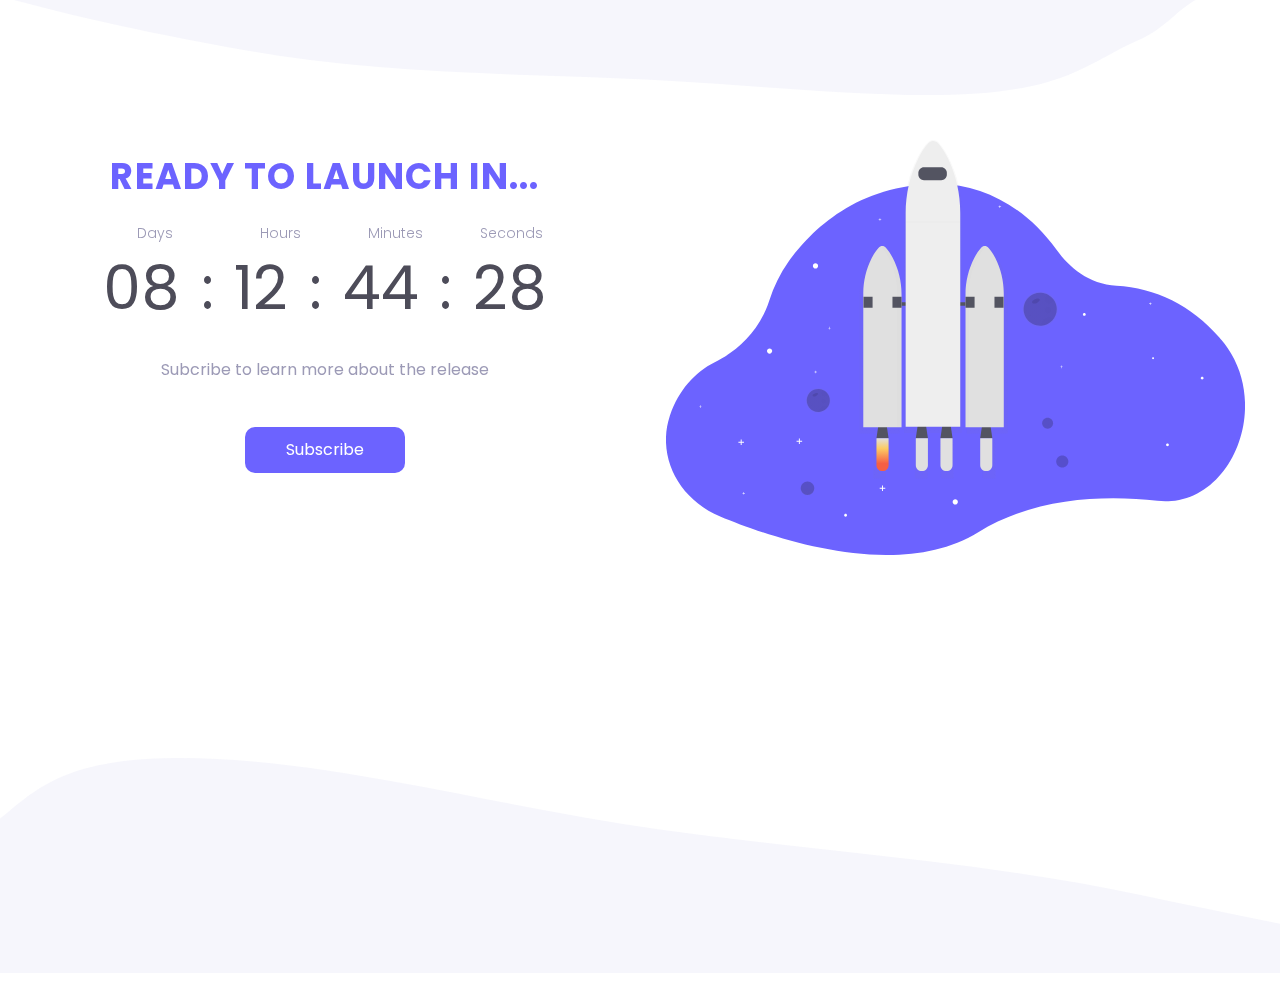
<file: countdown/index.html>
<!DOCTYPE html>
<html lang="en">
<head>
    <meta charset="UTF-8">
    <meta http-equiv="X-UA-Compatible" content="IE=edge">
    <meta name="viewport" content="width=device-width, initial-scale=1.0">

    <!-- STYLES -->
    <link rel="stylesheet" href="./style.css">
    <title>Document</title>
</head>
<body>
    <img src="./images/top-image.svg" alt="top image">
    <main id="#container">
        <div class="col-a">
            <div class="content">
                <h1>READY TO LAUNCH IN...</h1>
                <div class="counter">
                    <div class="time">
                        <span>Days</span>
                        <span>Hours</span>
                        <span>Minutes</span>
                        <span>Seconds</span>
                    </div>
                    <div class="datetime">
                        <span class="days">08</span>
                        <span>:</span>
                        <span class="hours">12</span>
                        <span>:</span>
                        <span class="minutes">44</span>
                        <span>:</span>
                        <span class="seconds">28</span>
                    </div>
                </div>
                <p>Subcribe to learn more about the release</p>
                <button id="openModal">Subscribe</button>
            </div>
        </div>
        <div class="col-b">
            <img id="main-image" src="./images/rocket.svg" alt="launching rocket image">
        </div>
    </main>

    <!-- MODAL -->
    <div class="modal-wrapper invisible">
        <div class="modal-content">
                <span onclick="openAndCloseModal()" class="close">&times;</span>
            <form action="#">
                <label for="name">Name</label>
                <input class="input-name" type="text" name="name" id="name" placeholder="" required>
                <label for="email">Email</label>
                <input class="input-email" type="email" name="email" id="email" placeholder="Enter your email" required>
                <button onclick="openAndCloseModal()">Submit</button>
            </form>
        </div>
    </div>
    <div id="foot">
        <img src="./images/bottom-image.svg" alt="bottom image">
    </div>
    <script src="./main.js"></script>
</body>
</html>
</file>
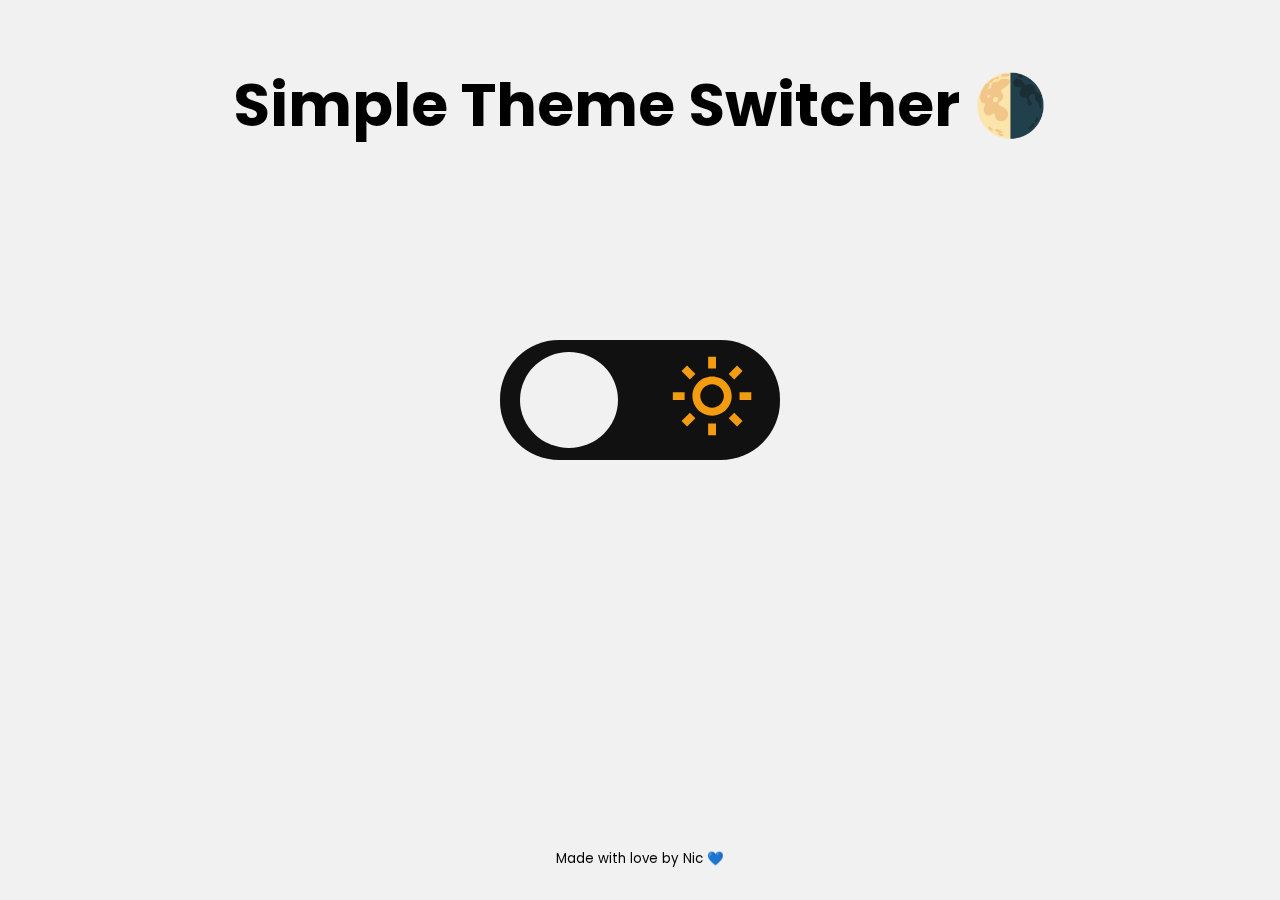
<file: simple-theme-switcher/index.html>
<!DOCTYPE html>
<html lang="en">
  <head>
    <meta charset="UTF-8" />
    <meta http-equiv="X-UA-Compatible" content="IE=edge" />
    <meta name="viewport" content="width=device-width, initial-scale=1.0" />
    <link rel="stylesheet" href="./style.css" />
    <title>Document</title>
  </head>
  <body>
    <div class="container">
      <h1>Simple Theme Switcher 🌗</h1>

      <div class="switcher">
        <div class="moon">
          <img src="./assets/moon.svg" alt="moon icon" />
        </div>
        <div class="sun"><img src="./assets/sun.svg" alt="sun icon" /></div>
      </div>
      <footer>
        <small>Made with love by Nic 💙</small>
      </footer>
    </div>

    <script src="./main.js"></script>
  </body>
</html>
</file>
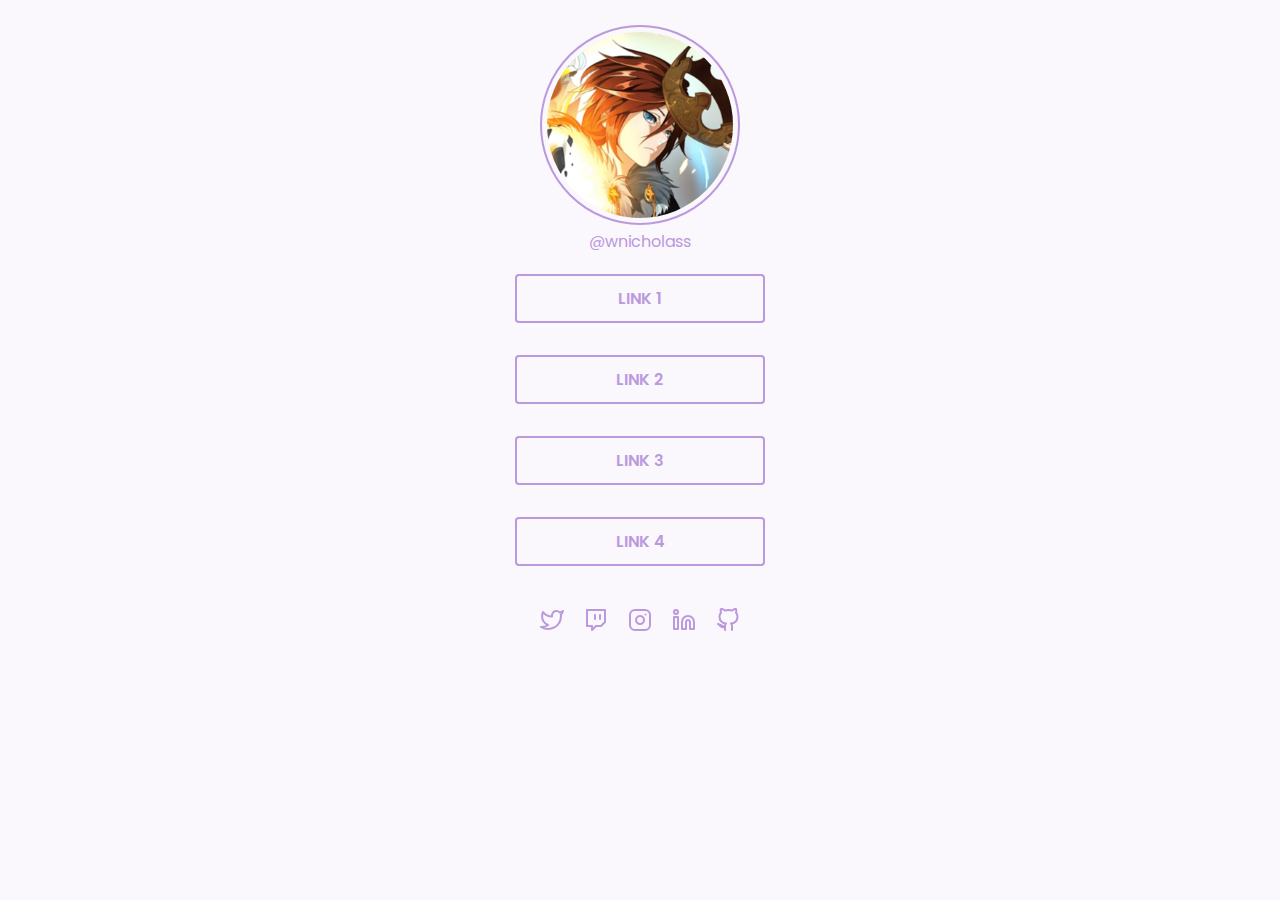
<file: social-tree/index.html>
<!DOCTYPE html>
<html lang="en">
<head>
    <meta charset="UTF-8">
    <meta http-equiv="X-UA-Compatible" content="IE=edge">
    <meta name="viewport" content="width=device-width, initial-scale=1.0">
    <link rel="stylesheet" href="./style/style.css">
    <title>Social Tree</title>
</head>
<body>
    <main class="content">
        <section class="main-content">
            <img class="main-content-image" src="./images/arthur.png" alt="">
            <a class="main-content-link1" href="">@wnicholass</a>
            <nav class="main-menu">
                    <a class="main-content-menu" href="">LINK 1</a></li>
                    <a class="main-content-menu" href="">LINK 2</a></li>
                    <a class="main-content-menu" href="">LINK 3</a></li>
                    <a class="main-content-menu" href="">LINK 4</a></li>
            </nav>
        </section>
        
        <section class="secondary-menu">
            <a class="secondary-menu-links" href=""><img src="./images/twitter.svg" alt=""></a>
            <a class="secondary-menu-links" href=""><img src="./images/twitch.svg" alt=""></a>
            <a class="secondary-menu-links" href=""><img src="./images/instagram.svg" alt=""></a>
            <a class="secondary-menu-links" href=""><img src="./images/linkedin.svg" alt=""></a>
            <a class="secondary-menu-links" href=""><img src="./images/github.svg" alt=""></a>
        </section>
    </main>
</body>
</html>
</file>
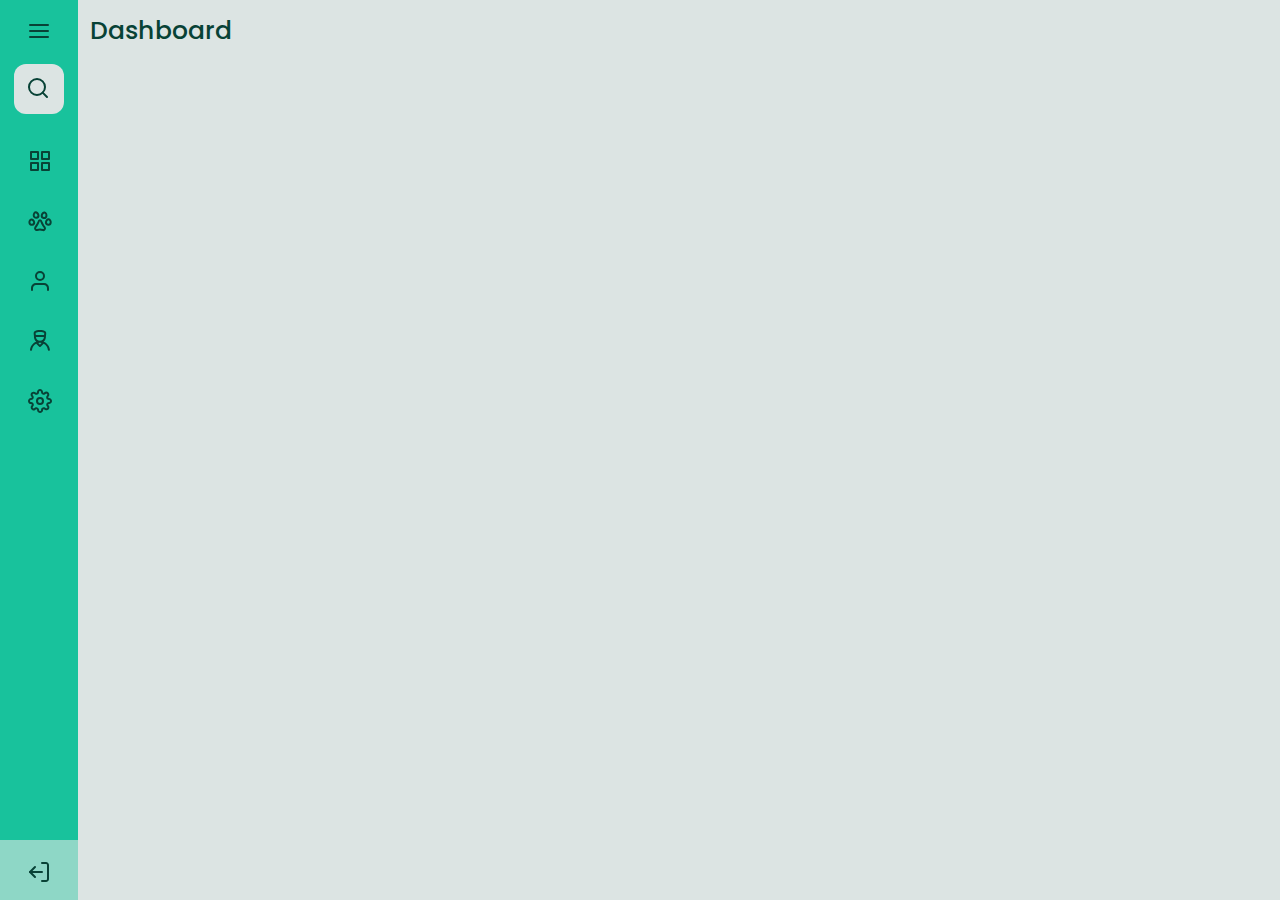
<file: vet-sidebar/index.html>
<!DOCTYPE html>
<html lang="en">
<head>
    <meta charset="UTF-8">
    <meta http-equiv="X-UA-Compatible" content="IE=edge">
    <meta name="viewport" content="width=device-width, initial-scale=1.0">

    <!-- FONTS -->
    <link rel="preconnect" href="https://fonts.googleapis.com">
    <link rel="preconnect" href="https://fonts.gstatic.com" crossorigin>
    <link href="https://fonts.googleapis.com/css2?family=Poppins:wght@400;500&display=swap" rel="stylesheet">

    <!-- STYLES -->
    <link rel="stylesheet" href="./style.css">

    <title>Vet.Sidebar</title>
</head>
<body>
    <div class="sidebar">
        <div class="logo-content">
            <div class="logo">
                <img src="./assets/logo.svg" alt="vet. logo">
            </div>
            <img id="menuToggle" src="./assets/menu.svg" alt="menu icon">
        </div>

        <ul class="nav-list">
            <li>
                <img class="search" src="./assets/search.svg" alt="search icon">
                <input id="searchButton" type="text" placeholder="Search" />
                <span class="tooltip">Search</span>
            </li>
            <li>
                <a href="#">
                    <img class="link-image" src="./assets/grid.svg" alt="dashboard icon">
                    <span class="links_name">Dashboard</span>
                </a>
                <span class="tooltip">Dashboard</span>
            </li>
            <li>
                <a href="#">
                    <img class="link-image" src="./assets/pet.svg" alt="pet icon">
                    <span class="links_name">Pets</span>
                </a>
                <span class="tooltip">Pets</span>
            </li>
            <li>
                <a href="#">
                    <img class="link-image" src="./assets/user.svg" alt="user icon">
                    <span class="links_name">Customers</span>
                </a>
                <span class="tooltip">Customers</span>
            </li>
            <li>
                <a href="#">
                    <img class="link-image" src="./assets/vet.svg" alt="vet icon">
                    <span class="links_name">Vets</span>
                </a>
                <span class="tooltip">Vets</span>
            </li>
            <li>
                <a href="#">
                    <img class="link-image" src="./assets/settings.svg" alt="settigs icon">
                    <span class="links_name">Settings</span>
                </a>
                <span class="tooltip">Settings</span>
            </li>
        </ul>

        <div class="profile-content">
            <div class="profile">
                <div class="profile-details">
                    <img src="./assets/photo.jpg" alt="vet with a dog in her arms">
                    <div class="name-job">
                        <div class="name">Unohana</div>
                        <div class="job">Vet</div>
                    </div>
                </div>
                <img id="log-out" src="./assets/log-out.svg" alt="log-out icon">
            </div>
        </div>
    </div>
    <div class="home-content">
        <div class="text">Dashboard</div>
    </div>

    <script src="./main.js"></script>
</body>
</html>
</file>
<file: countdown/style.css>
@import url('https://fonts.googleapis.com/css2?family=Poppins:wght@300;400;500&display=swap');

* {
    margin: 0;
    padding: 0;
    box-sizing: border-box;
}

:root {
    --black: #4D4C59;
    --purple: #6C63FF;
    --light-grey: #C8C8C8;
    --text-color: #9C9AB6;

    font-size: 62.5%;
}

html,
body {
    width: 100%;
    height: 100%;
}

body {
    font-family: 'Poppins', sans-serif;
    font-size: 1.6rem;
    text-align: center;
}

body main {
    width: min(50rem, 100%);

    margin-top: 8rem;
    margin-inline: auto;
    padding-inline: 1rem;
}

body > img {
    position: fixed;
    z-index: -1;
    top: 0rem;
    right: 0rem;
}

img {
    max-width: 100%;
}

h1 {
    margin-top: 5rem;
    margin-bottom: 1.9rem;

    color: var(--purple);
}

.counter .time {
    display: flex;
    justify-content: space-around;

    font-weight: 300;
    font-size: 1.3rem;
    line-height: 2.1rem;
    
    color: var(--text-color);
}

.counter .time span:nth-child(1) {
    padding-left: 3rem;
}

.counter .time span:nth-child(2) {
    padding-left: 3rem;
}

.counter .time span:nth-child(3) {
    padding-left: 1rem;
}

.counter .datetime {
    display: flex;
    justify-content: space-around;
    padding-inline: 1.5rem;

    margin-top: -1rem;

    font-weight: 400;
    font-size: 6rem;
    line-height: 10.8rem;

    color: var(--black);
}

body main p {
    color: var(--text-color);
    margin-block: 1.5rem;
}

button {
    font-family: 'Poppins', sans-serif;
    font-size: 1.6rem;
    line-height: 2.4rem;
    color: #FFFFFF;

    display: inline-block;
    width: 16rem;
    height: 4.6rem;

    margin-block: 3rem;

    border: none;
    border-radius: 1rem;
    background-color: var(--purple);

    cursor: pointer;

    transition: filter 0.2s;
}

button:hover {
    filter: contrast(2);
}

body main #main-image {
    margin-block: 2rem;
}

body #foot {
    width: 100%;

    position: fixed;
    z-index: -1;
    bottom: 0rem;
    left: 0rem;
}

.modal-wrapper.invisible {
    visibility: hidden;
    opacity: 0;
}

.modal-wrapper {
    display: block;
    position: fixed;
    z-index: 1;
    left: 0;
    top: 0;
    width: 100%;
    height: 100%;
    overflow: hidden;
    background-color: rgba(0,0,0,0.4);
}

.modal-content {
    background-color: #FEFEFE;
    box-shadow: 2px 2px 2px 1px rgba(0, 0, 0, 0.2);

    margin: 40% auto;
    padding: 2rem;
    border: none;
    border-radius: 2.0rem;
    width: 80%;
}

.close {
    color: #aaa;
    float: right;
    font-size: 28px;
    font-weight: bold;

    cursor: pointer;
}

.modal-content form {
    display: flex;
    flex-direction: column;
    align-items: center;
    justify-content: center;
}

.modal-content form label {
    font-size: 1.6rem;
    margin-bottom: 0.5rem;
    margin-right: 13rem;
    margin-top: 3rem;

    color: var(--black);
}

.modal-content form .input-name,
.modal-content form .input-email {
    margin-bottom: 2rem;
    font-size: 1.6rem;

    padding: 1rem;

    box-shadow: 2px 2px 2px 1px rgba(0, 0, 0, 0.2);
    border-radius: 1rem;
    border: 2px solid #F2F2F2;
    background-color: #F2F2F2;

    color: var(--black);
    outline: none;

    transition: border-color 0.3s ease;
}

.modal-content form .input-name:focus, 
.modal-content form .input-email:focus {
    border-color: #6C63FF;
    transition-delay: 0.1s;
}

/*--- RESPONSIVE ---*/
@media (min-width: 1024px) {
    * {
        margin: 0;
        padding: 0;
    }
        
    body {
        overflow: auto;
        text-align: center;

        
        overflow: hidden;
    }

    body main {
        margin-block: 10rem;
        margin-inline: auto;
        width: 100vw;
    }

    img {
        width: 100vw;
    }

    main {
        display: grid;
        grid-template-columns: 1fr 1fr;
        grid-template-areas: 
        'A B';
    }

    #container .col-a {
        grid-area: A;
    }

    #container .col-b {
        grid-area: B;
    }

    body > img {
        position: fixed;
        z-index: -1;
        top: -3rem;
        right: 0rem;
    }

    body #foot {
        position: fixed;
        z-index: -1;
        bottom: -8rem;
        left: 0rem;
    }

    main h1 {
        font-weight: 700;
        font-size: 3.6rem;
        line-height: 5.4rem;
        letter-spacing: 0.105rem;
    }

    main .counter {
        width: 49.4rem;
        margin-inline: auto;
    }

    main .counter .time {
        font-weight: 300;
        font-size: 1.4rem;
        line-height: 2.1rem;
        text-transform: capitalize;
    }

    main .counter .datetime {
        color: var(--black);
    }

    main #main-image {
        padding-top: 2rem;

        width: 60.7rem;
        height: 43.5rem;
    }

    
    /*----- MODAL -----*/
    .modal-wrapper.invisible {
        visibility: hidden;
        opacity: 0;
    }
    
    .modal-wrapper {
        display: block;
        position: fixed;
        z-index: 1;
        left: 0;
        top: 0;
        width: 100%;
        height: 100%;
        overflow: hidden;
        background-color: rgba(0,0,0,0.4);
    }
    
    .modal-content {
        background-color: #FEFEFE;
        box-shadow: 2px 2px 2px 1px rgba(0, 0, 0, 0.2);
    
        margin: 10% auto;
        padding: 20px;
        border: none;
        border-radius: 2.0rem;
        width: 25%;
    }
    
    .close {
        color: #aaa;
        float: right;
        font-size: 28px;
        font-weight: bold;
    
        cursor: pointer;
    }
    
    .modal-content form {
        display: flex;
        flex-direction: column;
        align-items: center;
        justify-content: center;
    }
    
    .modal-content form label {
        font-size: 1.6rem;
        margin-bottom: 0.5rem;
        margin-right: 13rem;
        margin-top: 3rem;
    
        color: var(--black);
    }
    
    .modal-content form .input-name,
    .modal-content form .input-email {
        margin-bottom: 2rem;
        font-size: 1.6rem;
    
        padding: 1rem;
    
        box-shadow: 2px 2px 2px 1px rgba(0, 0, 0, 0.2);
        border-radius: 1rem;
        border: 2px solid #F2F2F2;
        background-color: #F2F2F2;
    
        color: var(--black);
        outline: none;
    
        transition: border-color 0.3s ease;
    }
    
    .modal-content form .input-name:focus, 
    .modal-content form .input-email:focus {
        border-color: #6C63FF;
        transition-delay: 0.1s;
    }

}
</file>
<file: simple-theme-switcher/style.css>
@import url("https://fonts.googleapis.com/css2?family=Poppins:wght@400;700&display=swap");

* {
  margin: 0;
  padding: 0;
  box-sizing: border-box;
}

:root {
  --dark: #292c35;
  --light: #f1f1f1;
  --label: #111;

  font-size: 62.5%;
}

body {
  background-color: var(--light);
  font-size: 1.6rem;
  font-family: "Poppins", sans-serif;

  text-align: center;
  height: 100%;
  width: 100%;

  transition: all 0.3s ease;
}

body.dark {
  background-color: var(--dark);
  color: var(--light);
}

.container {
  width: 80%;
  margin-inline: auto;
  margin-block: auto;

  display: flex;
  flex-direction: column;

  padding: 2rem;
}

.container h1 {
  margin-top: 4rem;
  font-size: 6rem;
}

.switcher {
  display: flex;
  justify-content: space-between;
  align-items: center;

  margin-top: 19rem;
  margin-inline: auto;
  padding: 2rem;

  background-color: var(--label);

  width: 28rem;
  height: 12rem;

  border-radius: 5.9rem;

  position: relative;
}

.switcher::before {
  content: "";
  position: absolute;
  left: 20px;
  height: 80%;
  width: 35%;
  border-radius: 50%;
  background: var(--light);
  cursor: pointer;
  transition: left 0.3s ease;
}

body.dark .switcher::before {
  left: 160px;
}

.sun {
  margin-left: 5rem;
}

footer {
  position: fixed;
  bottom: 0;
  align-self: center;

  margin-bottom: 3rem;
}
</file>
<file: social-tree/style/style.css>
@import url('https://fonts.googleapis.com/css2?family=Poppins:wght@300;600&display=swap');

* {
    margin: 0px;
    padding: 0px;
    box-sizing: border-box;
    text-decoration: none;
}

body {
    font-size: 100%;
    background-color: #FAF7FD;
}

.content {
    display: flex;
    flex-direction: column;
    align-items: center;
}

.main-content-image {
    padding: 5px;
    margin-top: 25px;
    width: 200px;
    height: 200px;
    border: 2px solid #BB99DD;
    border-radius: 150px;
    margin-left: 25px;
}

.main-content-link1 {
    display: flex;
    flex-direction: column;
    text-align: center;
    font-family: 'Poppins';
    font-weight: 300px;
    font-size: 16px;
    color: #BB99DD;
}

.main-menu {
    padding-top: 20px;
    display: flex;
    flex-direction: column;
    align-items: center;
    gap: 32px;
}

.main-content-menu {
    font-family: Poppins;
    color: #BB99DD;
    font-weight: 600;
    font-size: 16px;
    height: 49px;
    width: 250px;
    border: 2px solid #BB99DD;
    border-radius: 4px;
    display: flex;
    align-items: center;
    text-align: center;
    justify-content: center;
}

.secondary-menu {
    margin-top: 42px;
    display: flex;
    flex-direction: row;
    gap: 20px;
}
</file>
<file: vet-sidebar/style.css>
:root {
    --body-bg-color: #dce4e3;
    --green: #18c29c;
    --light-green: #8ed7c6;
    --light-grey: #dce4e3;
    --text-color: #084236;

    font-size: 62.5%;
}

* {
    margin: 0;
    padding: 0;
    box-sizing: border-box;
    font-family: 'Poppins', sans-serif;
}

body {
    font-size: 1.6rem;
}

/*----------- BASE ----------*/
.sidebar {
    position: fixed;
    top: 0;
    left: 0;
    
    height: 100%;
    width: 7.8rem;

    background-color: var(--green);

    padding: 0.6rem 1.4rem;

    transition: all 0.5s ease;
}

.sidebar.active {
    width: 24rem;
}

/*----------- LOGO ----------*/
.sidebar .logo-content .logo {
    display: flex;
    align-items: center;

    height: 5rem;
    width: 100%;

    opacity: 0;
    pointer-events: none;
    transition: all 0.5s ease;
}

.sidebar.active .logo-content .logo {
    opacity: 1;
    pointer-events: none;
}

.logo-content .logo img {
    margin-right: 0.5rem;
}

.sidebar #menuToggle {
    position: absolute;
    left: 50%;
    top: 0.6rem;

    margin-top: 1.3rem;

    transform: translate(-50%);

    transition: all 0.5s ease;
}

.sidebar.active #menuToggle {
    left: 90%;
    margin-top: 1.3rem;
}

.sidebar ul {
    margin-top: 2rem;
}

.sidebar ul li {
    position: relative;
    left: 7px;
    height: 5rem;
    width: 100%;
    margin: 1rem 0.5rem;
    list-style: none;
    line-height: 5rem;
}

.sidebar ul li .tooltip {
    position: absolute;
    left: 12.2rem;
    top: 50%;
    transform: translate(-50%, -50%);

    border-radius: 0.6rem;

    height: 3.5rem;
    width: 12.2rem;

    background: #FFFFFF;
    
    line-height: 3.5rem;
    text-align: center;

    box-shadow: 0 5px 10px rgba(0, 0, 0, 0.2);
    transition: 0s;
    opacity: 0;
    pointer-events: none;
    display: block;
}

.sidebar.active ul li .tooltip {
    display: none;
}

.sidebar ul li:hover .tooltip {
    transition: all 0.5s ease;
    opacity: 1;
    top: 50%;
}

.sidebar ul li input {
    position: absolute;
    left: -12px;
    top: -12px;

    height: 100%;
    width: 100%;

    border-radius: 1.2rem;
    outline: none;
    border: none;

    background: var(--light-grey);
    
    padding-left: 5rem;

    font-size: 1.8rem;
    color: var(--text-color);

    transition: background 0.4s;
}

.sidebar.active ul li input {
    background: var(--light-green);
}

.sidebar ul li .search {
    position: absolute;
    z-index: 99;
    
    transition: all 0.5s ease;
}

.sidebar ul li a {
    display: flex;
    align-items: center;
    gap: 1.5rem;
    
    color: var(--text-color);
    text-decoration: none;

    transition: all 0.4s;
    border-radius: 1.2rem;

    white-space: nowrap;

    position: relative;
    left: -11px;
}

.sidebar ul li a:hover {
    background: #FFFFFF;
}

.sidebar ul li img {
    border-radius: 0.5rem;
    line-height: 5rem;
}

.sidebar ul li .link-image {
    padding-left: 1.25rem;
}

.sidebar .links_name {
    opacity: 0;
    pointer-events: none;
    transition: all 0.5s ease;
}

.sidebar.active .links_name {
    opacity: 1;
    pointer-events: auto;
}

.sidebar .profile-content {
    position: absolute;
    color: var(--text-color);
    bottom: 0;
    left: 0;
    width: 100%;
}

.sidebar .profile-content .profile {
    position: relative;
    padding: 1rem 0.6rem;
    height: 6rem;
    background: var(--light-green);
    transition: all 0.4s ease;
}

.sideber.active .profile-content .profile {
    background: var(--light-green);
}

.profile-content .profile .profile-details {
    display: flex;
    align-items: center;
    background: var(--light-green);
    opacity: 0;
    pointer-events: none;
    white-space: nowrap;
}

.sidebar.active .profile .profile-details {
    opacity: 1;
    pointer-events: auto;
}

.profile .profile-details img {
    height: 4.5rem;
    width: 4.5rem;
    object-fit: cover;
    border-radius: 1.2rem;
}

.profile .profile-details .name-job {
    margin-left: 1rem;
}

.profile .profile-details .name {
    font-size: 1.5rem;
    font-weight: 400;
}

.profile .profile-details .job {
    font-size: 1.2rem;
}

.profile #log-out {
    position: absolute;
    left: 50%;
    top: 20px;

    transform: translateX(-50%);
    line-height: 4.4rem;

    border-radius: 0.5rem;
    transition: all 0.4s ease;
    background: var(--light-green);
}

.sidebar.active .profile #log-out {
    top: 20px;
    left: 88%;
}

.sideber.active .profile #log-out {
    background: none;
}

.home-content {
    background: var(--body-bg-color);
    position: absolute;
    z-index: -1;
    height: 100%;
    width: calc(100% - 7.8rem);
    left: 78px;
    transition: all 0.5s ease;
}

.home-content .text {
    font-size: 25px;
    font-weight: 500;
    color: var(--text-color);
    margin: 1.2rem;
}

.sidebar.active ~ .home-content {
    width: calc(100% - 240px);
    left: 240px;
}
</file>
